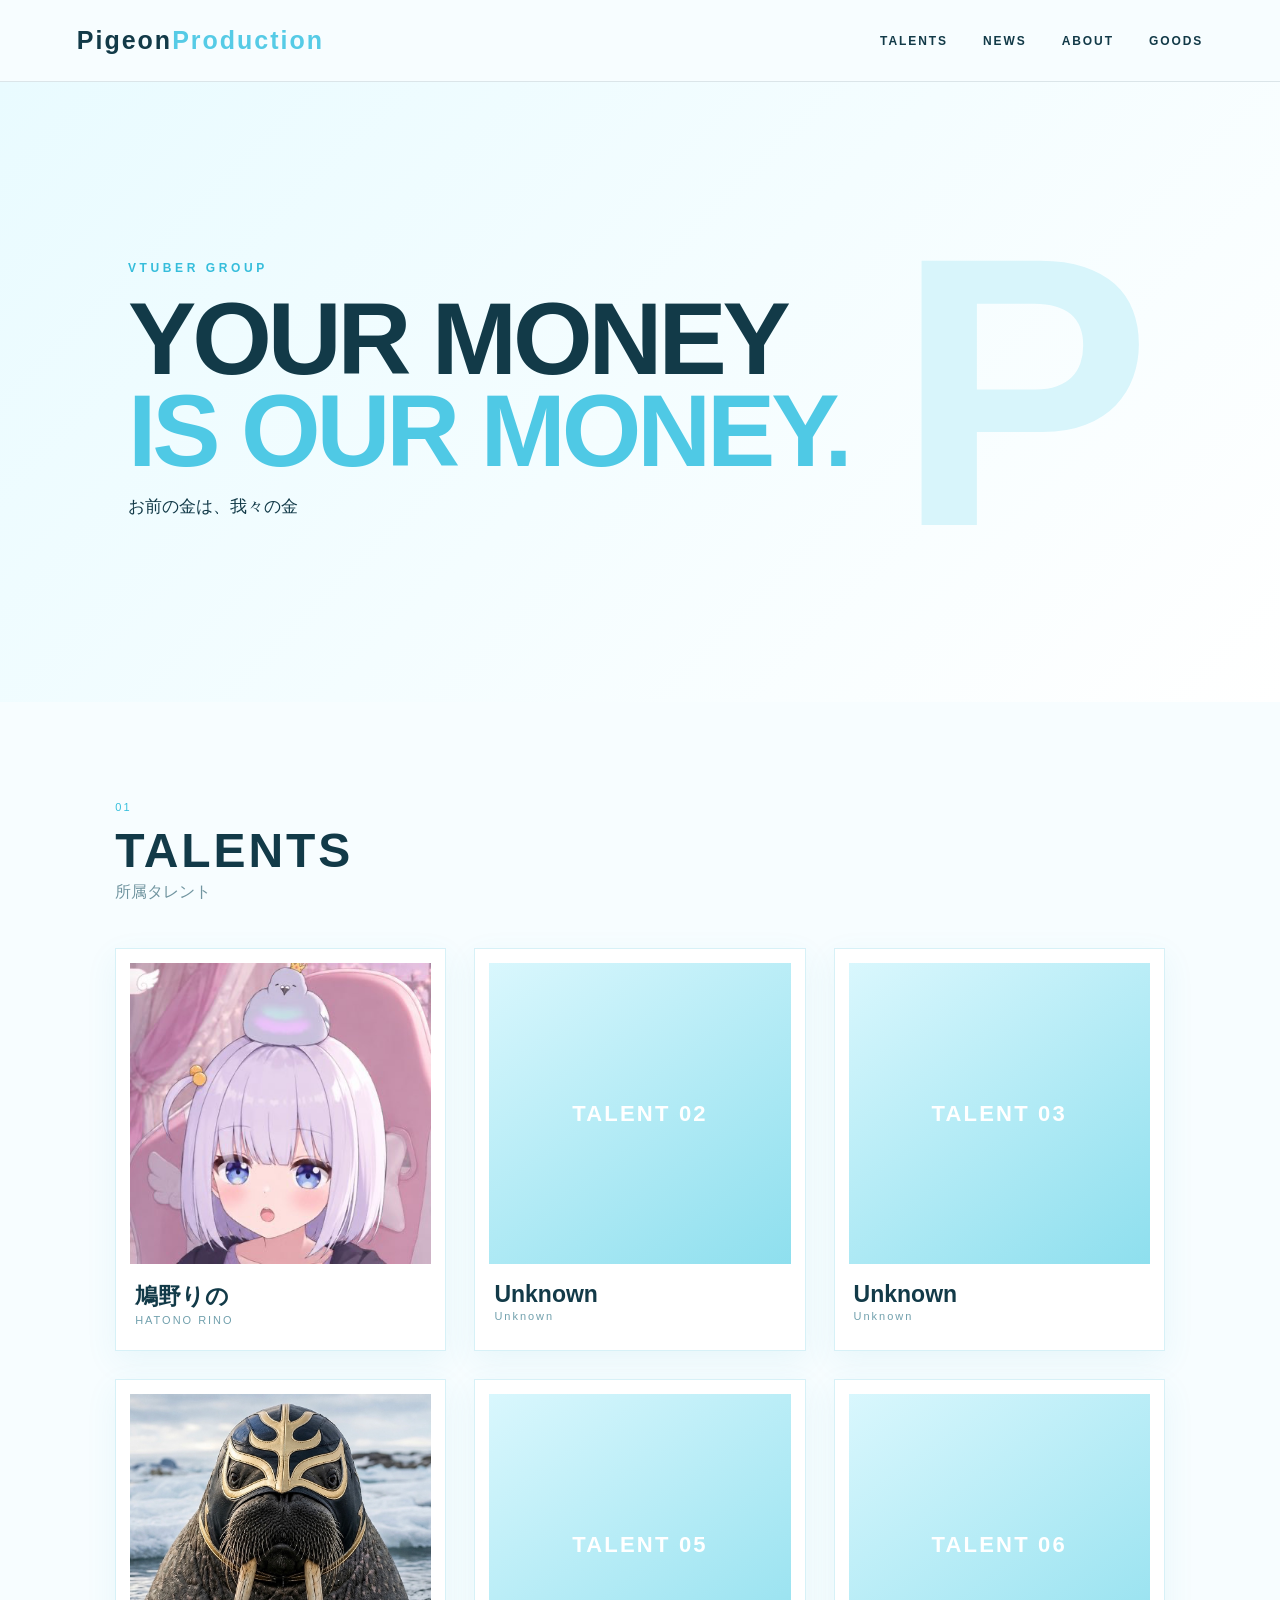
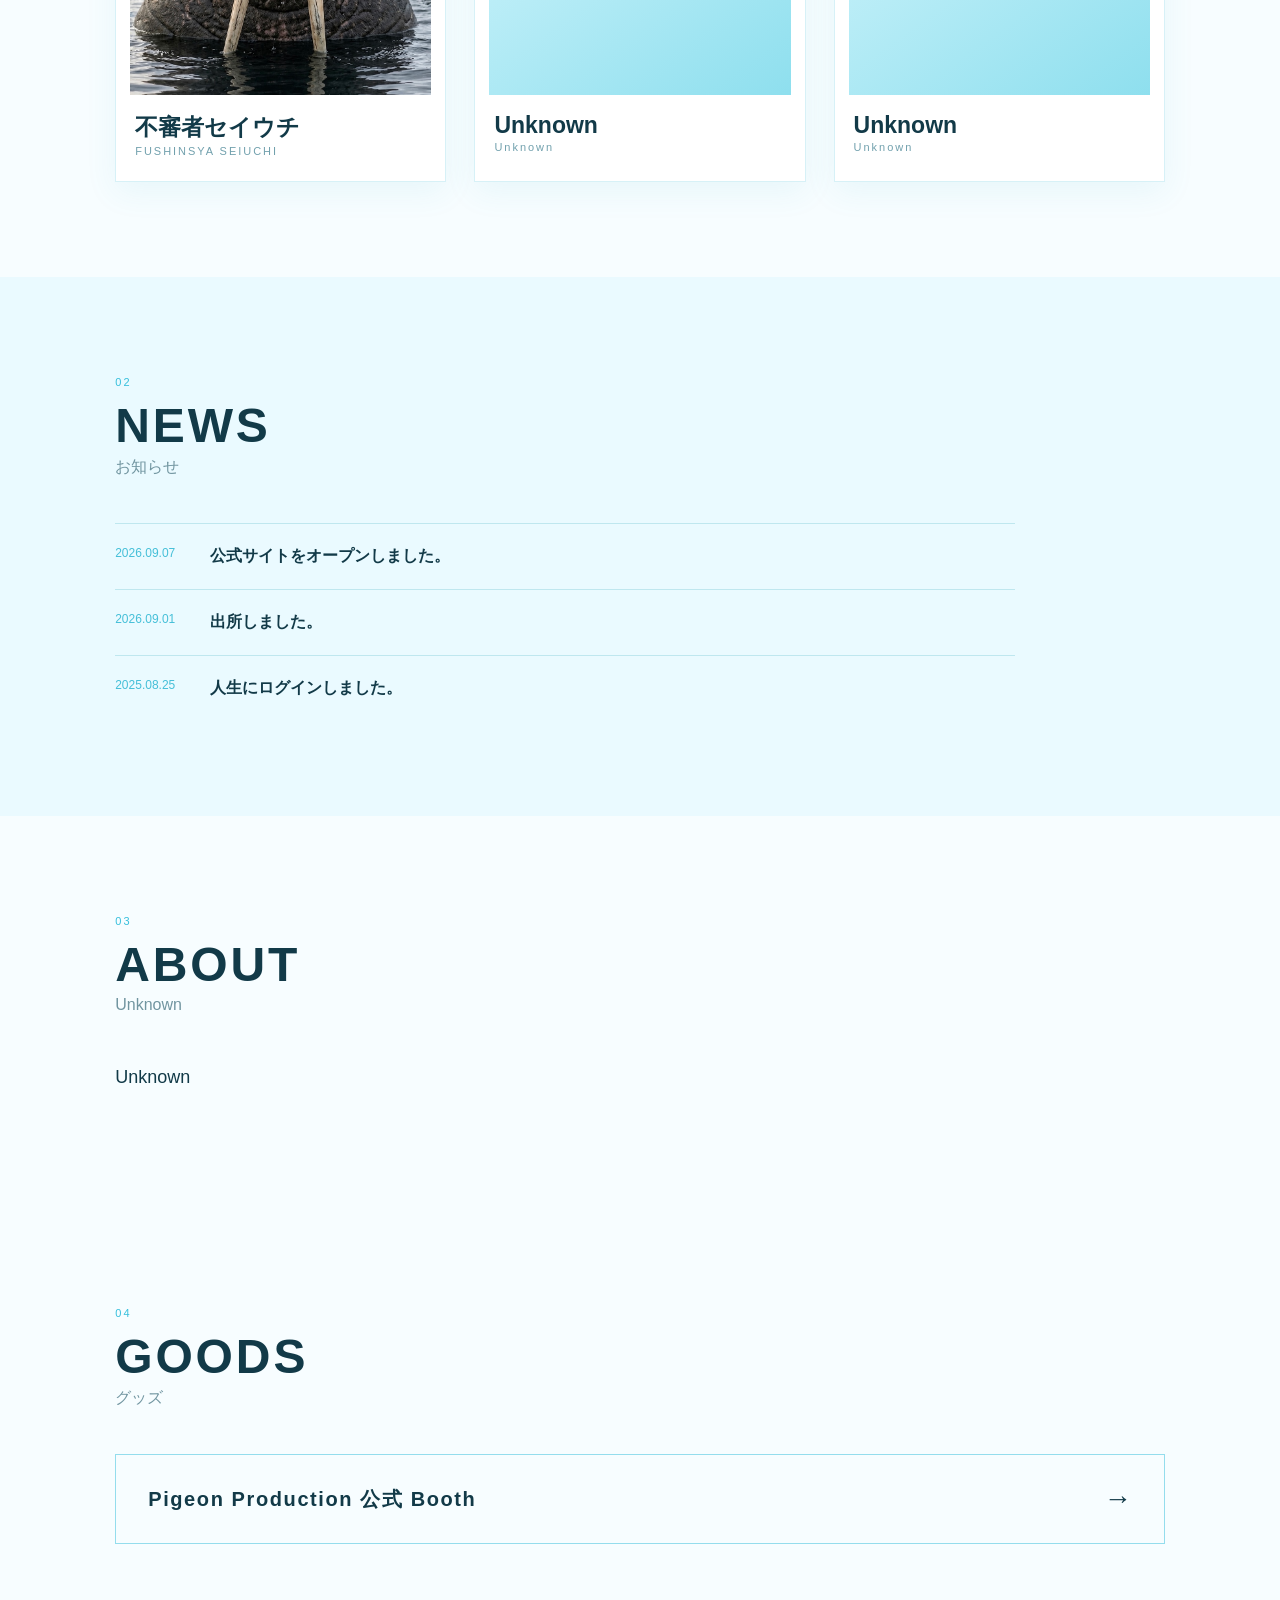
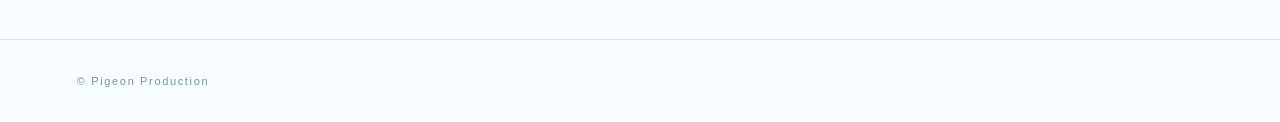
<file: index.html>
<!doctype html>
<html lang="ja">
<head>
<meta charset="utf-8">
<meta name="viewport" content="width=device-width,initial-scale=1">
<title>VTuber Group | HOME</title>
<link rel="stylesheet" href="style.css">
</head>
<body class="home">
<header class="site-header enter-top">
  <a class="logo" href="index.html">Pigeon<span>Production</span></a>
  <nav>
    <a href="#talents">TALENTS</a>
    <a href="#news">NEWS</a>
    <a href="#about">ABOUT</a>
    <a href="#goods">GOODS</a>
  </nav>
</header>

<main>
  <section class="hero">
    <div class="hero-copy enter-left">
      <p class="eyebrow">VTUBER GROUP</p>
      <h1>YOUR MONEY<br><em>IS OUR MONEY.</em></h1>
      <p class="lead">お前の金は、我々の金</p>
    </div>
    <div class="hero-mark enter-right">P</div>
  </section>

  <section id="talents" class="section talents-section">
    <div class="section-title enter-bottom">
      <span>01</span><h2>TALENTS</h2><p>所属タレント</p>
    </div>
    <div class="talent-grid">
      <a class="talent-card enter-left" href="talent.html?id=1"><div class="portrait"><img src="./assets/talent01.png" alt="鳩野りの"></div><h3>鳩野りの</h3><p>HATONO RINO</p></a>
      <a class="talent-card enter-bottom" href="talent.html?id=2"><div class="portrait">TALENT 02</div><h3>Unknown</h3><p>Unknown</p></a>
      <a class="talent-card enter-right" href="talent.html?id=3"><div class="portrait">TALENT 03</div><h3>Unknown</h3><p>Unknown</p></a>
      <a class="talent-card enter-left" href="talent.html?id=4"><div class="portrait"><img src="./assets/talent04.png" alt="不審者セイウチ"></div><h3>不審者セイウチ</h3><p>FUSHINSYA SEIUCHI</p></a>
      <a class="talent-card enter-bottom" href="talent.html?id=5"><div class="portrait">TALENT 05</div><h3>Unknown</h3><p>Unknown</p></a>
      <a class="talent-card enter-right" href="talent.html?id=6"><div class="portrait">TALENT 06</div><h3>Unknown</h3><p>Unknown</p></a>
    </div>
  </section>

  <section id="news" class="section news">
    <div class="section-title"><span>02</span><h2>NEWS</h2><p>お知らせ</p></div>
    <div class="news-list">
      <div><time>2026.09.07</time><b>公式サイトをオープンしました。</b></div>
      <div><time>2026.09.01</time><b>出所しました。</b></div>
      <div><time>2025.08.25</time><b>人生にログインしました。</b></div>
    </div>
  </section>

  <section id="about" class="section about">
    <div class="section-title"><span>03</span><h2>ABOUT</h2><p>Unknown</p></div>
    <p class="about-text">Unknown</p>
  </section>

  <section id="goods" class="goods section">
    <div class="section-title">
      <span>04</span>
      <h2>GOODS</h2>
      <p>グッズ</p>
    </div>
  
    <div class="goods-link">
      <a href="https://pigeonproduction.booth.pm/" target="_blank" rel="noopener">
        <span class="goods-name">Pigeon Production 公式 Booth</span>
        <span class="goods-arrow">→</span>
      </a>
    </div>
  </section>
  
</main>
<footer>© Pigeon Production</footer>
</body>
</html>
</file>
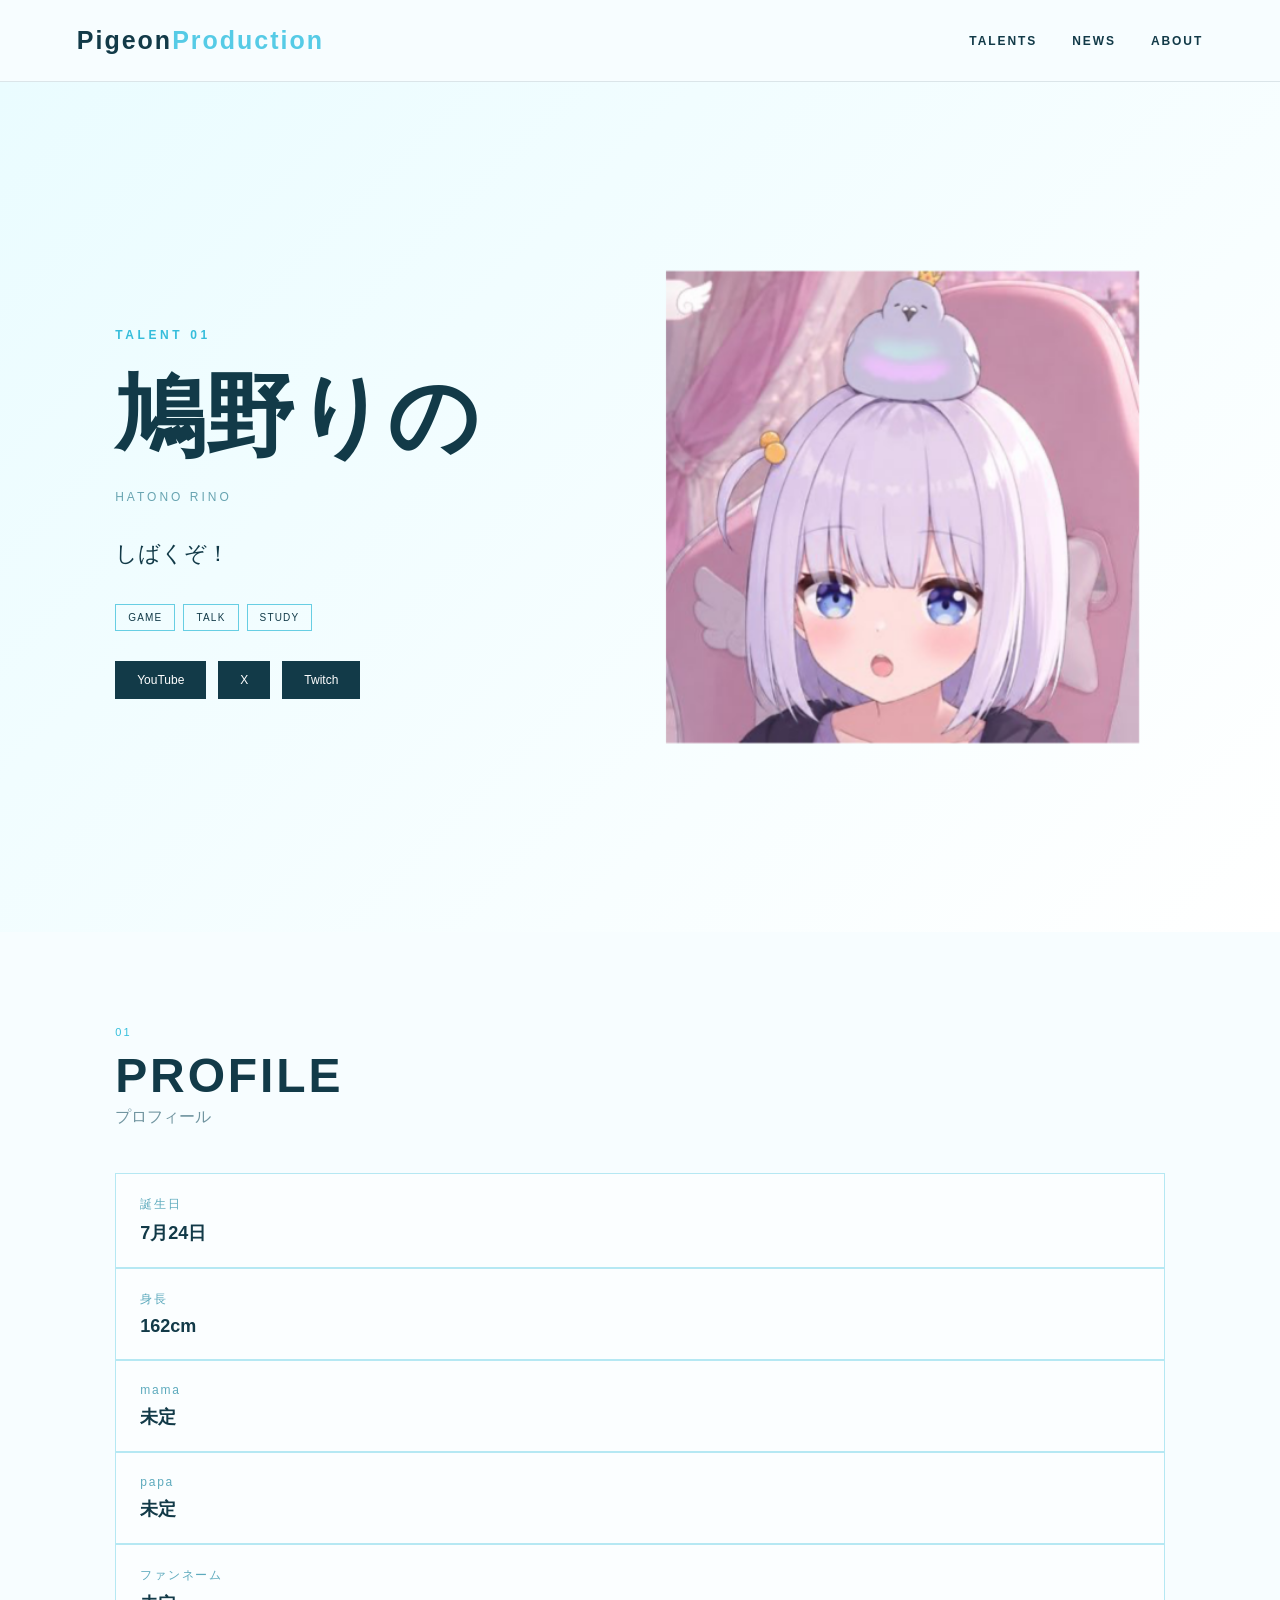
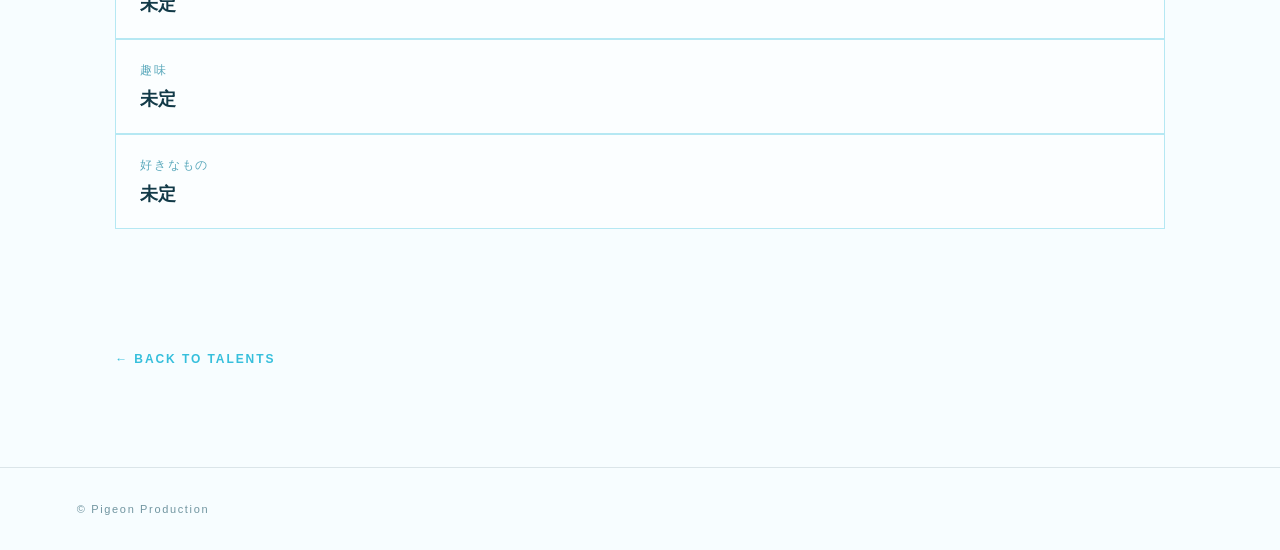
<file: talent.html>
<!doctype html>
<html lang="ja">
<head>
<meta charset="utf-8">
<meta name="viewport" content="width=device-width,initial-scale=1">
<title>Talent | Pigeon Production</title>
<link rel="stylesheet" href="style.css">
</head>
<body class="talent-page">
<header class="site-header enter-top">
  <a class="logo" href="index.html">Pigeon<span>Production</span></a>
  <nav><a href="index.html#talents">TALENTS</a><a href="index.html#news">NEWS</a><a href="index.html#about">ABOUT</a></nav>
</header>
<main id="profile"></main>
<footer>© Pigeon Production</footer>
<script>
const talents = {
  1:{name:"鳩野りの",en:"HATONO RINO",catch:"しばくぞ！",color:"lightbule",
  birthday:"7月24日",height:"162cm",mama:"未定",papa:"未定",fanname:"未定",hobby:"未定",favorite:"未定",tags:["GAME","TALK","STUDY"],
  youtube:"https://youtube.com/@hatono_rino",x:"https://x.com/@hatono_rino",twitch:"https://twitch.tv/hatono_rino"},
  2:{name:"Unknown",en:"Unknown",catch:"Nothing",color:"LUNA",tags:["SING","ASMR","CHAT"]},
  3:{name:"Unknown",en:"Unknown",catch:"Nothing",color:"MIRAI",tags:["GAME","PROJECT","TALK"]},
  4:{name:"不審者<br>セイウチ",en:"FUSHINSYA SEIUCHI",catch:"我々は中道ということですね？",color:"Dark",tags:["GAME","DRUG","ENGINEER"]},
  5:{name:"Unknown",en:"Unknown",catch:"Nothing",color:"KANADE",tags:["GAME","SING","READING"]},
  6:{name:"Unknown",en:"Unknown",catch:"Nothing",color:"NOA",tags:["CHAT","GAME","COLLAB"]}
};
const id = new URLSearchParams(location.search).get("id") || "1";
const t = talents[id] || talents[1];
document.title = `${t.name} | Pigeon Production`;
document.getElementById("profile").innerHTML = `
<section class="profile-hero">
  <div class="profile-copy enter-left">
    <p class="eyebrow">TALENT ${String(id).padStart(2,"0")}</p>
    <h1>${t.name}</h1><p class="profile-en">${t.en}</p>
    <p class="catch">${t.catch}</p>
    <div class="tags">${t.tags.map(x=>`<span>${x}</span>`).join("")}</div>
    <div class="socials">
    <a href="${t.youtube}" target="_blank">YouTube</a>
    <a href="${t.x}" target="_blank">X</a>
    <a href="${t.twitch}" target="_blank">Twitch</a>
</div>

  </div>
  <div class="profile-visual enter-right">
    <img class="talent-main-image" src="assets/talent${String(id).padStart(2,"0")}.png" alt="${t.name}">
</div>

</section>
<section class="profile-info">
  <div class="section-title">
    <span>01</span>
    <h2>PROFILE</h2>
    <p>プロフィール</p>
  </div>


  <div class="profile-details">

    <div class="profile-item">
      <span>誕生日</span>
      <strong>${t.birthday}</strong>
    </div>

    <div class="profile-item">
      <span>身長</span>
      <strong>${t.height}</strong>
    </div>

    <div class="profile-item">
      <span>mama</span>
      <strong>${t.mama}</strong>
    </div>

    <div class="profile-item">
      <span>papa</span>
      <strong>${t.papa}</strong>
    </div>

    <div class="profile-item">
      <span>ファンネーム</span>
      <strong>${t.fanname}</strong>
    </div>

    <div class="profile-item">
      <span>趣味</span>
      <strong>${t.hobby}</strong>
    </div>

    <div class="profile-item profile-item-wide">
      <span>好きなもの</span>
      <strong>${t.favorite}</strong>
    </div>

  </div>
</section>

</section>
<section class="profile-nav">
  <a href="index.html#talents">← BACK TO TALENTS</a>
</section>`;
</script>
</body>
</html>
</file>
<file: style.css>
*{box-sizing:border-box}html{scroll-behavior:smooth}body{margin:0;font-family:Arial,"Hiragino Kaku Gothic ProN",Meiryo,sans-serif;color:#123a48;background:#f7fdff;overflow-x:hidden}a{color:inherit;text-decoration:none}.site-header{height:82px;display:flex;align-items:center;justify-content:space-between;padding:0 6vw;border-bottom:1px solid rgba(18,58,72,.12);background:rgba(247,253,255,.92);backdrop-filter:blur(12px);position:relative;z-index:10}.logo{font-size:25px;font-weight:900;letter-spacing:.08em}.logo span{color:#56cbe6}.site-header nav{display:flex;gap:35px;font-size:12px;letter-spacing:.16em;font-weight:800}.site-header nav a:hover{color:#27b8d8}.hero{min-height:620px;display:flex;align-items:center;justify-content:space-between;padding:70px 10vw;position:relative;background:linear-gradient(135deg,#e9fbff,#fff)}.hero-copy{z-index:2}.eyebrow{font-size:12px;letter-spacing:.3em;font-weight:800;color:#35bddb}.hero h1{font-size:clamp(48px,8vw,110px);line-height:.9;margin:18px 0;color:#123a48;letter-spacing:-.04em}.hero h1 em{font-style:normal;color:#4fc9e5}.lead{font-size:17px}.hero-mark{font-size:30vw;font-weight:900;color:#d8f5fb;line-height:1;user-select:none}.section{padding:95px 9vw}.section-title{margin-bottom:45px}.section-title span{font-size:11px;letter-spacing:.2em;color:#36bfdc}.section-title h2{font-size:48px;margin:8px 0 4px;letter-spacing:.06em}.section-title p{margin:0;color:#7195a0}.talent-grid{display:grid;grid-template-columns:repeat(3,1fr);gap:28px}.talent-card{background:white;border:1px solid #d7f1f7;padding:14px;box-shadow:0 10px 30px rgba(49,166,193,.08);transition:.3s;cursor:pointer}.talent-card:hover{transform:translateY(-8px);box-shadow:0 18px 40px rgba(49,166,193,.18)}.portrait{aspect-ratio:1/1.12;background:linear-gradient(145deg,#d9f7fd,#8edfee);display:grid;place-items:center;color:white;font-size:22px;font-weight:900;letter-spacing:.1em}.talent-card h3{margin:17px 5px 2px;font-size:23px}.talent-card p{margin:0 5px 10px;font-size:11px;letter-spacing:.18em;color:#71a0ad}.news{background:#eafaff}.news-list{max-width:900px}.news-list div{padding:22px 0;border-top:1px solid #bfe7ef;display:flex;gap:35px}.news-list time{font-size:12px;color:#45bfd8}.about-text,.profile-bio{max-width:760px;font-size:18px;line-height:2}.profile-hero{min-height:700px;display:grid;grid-template-columns:1fr 1fr;align-items:center;padding:75px 9vw;background:linear-gradient(135deg,#eafcff,#fff)}.profile-copy h1{font-size:clamp(48px,7vw,92px);margin:15px 0 0}.profile-en{letter-spacing:.25em;color:#68a4b1;font-size:12px}.catch{font-size:22px;margin:35px 0}.tags{display:flex;gap:8px;flex-wrap:wrap}.tags span{border:1px solid #67cee3;padding:7px 12px;font-size:10px;letter-spacing:.12em}.socials{display:flex;gap:12px;margin-top:30px}.socials a{background:#123a48;color:white;padding:12px 22px;font-size:12px}.profile-visual{display:flex;justify-content:center}.big-placeholder{width:min(480px,80%);aspect-ratio:3/4;border-radius:40% 40% 12% 12%;background:linear-gradient(160deg,#b9f0fa,#58cbe3);display:grid;place-items:center;color:white;font-size:34px;font-weight:900;letter-spacing:.12em;box-shadow:0 30px 70px rgba(45,181,211,.2)}.profile-info{padding:90px 9vw}.profile-nav{padding:30px 9vw 100px}.profile-nav a{font-size:12px;letter-spacing:.16em;font-weight:800;color:#36bfdc}footer{padding:35px 6vw;border-top:1px solid rgba(18,58,72,.12);font-size:11px;letter-spacing:.15em;color:#7195a0}
@keyframes fromTop{from{opacity:0;transform:translateY(-110vh)}to{opacity:1;transform:none}}@keyframes fromBottom{from{opacity:0;transform:translateY(110vh)}to{opacity:1;transform:none}}@keyframes fromLeft{from{opacity:0;transform:translateX(-110vw)}to{opacity:1;transform:none}}@keyframes fromRight{from{opacity:0;transform:translateX(110vw)}to{opacity:1;transform:none}}.enter-top{animation:fromTop 1s cubic-bezier(.2,.8,.2,1) both}.enter-left{animation:fromLeft 1.05s cubic-bezier(.2,.8,.2,1) both}.enter-right{animation:fromRight 1.05s cubic-bezier(.2,.8,.2,1) both}.enter-bottom{animation:fromBottom 1.05s cubic-bezier(.2,.8,.2,1) both}.talent-grid .talent-card:nth-child(2),.talent-grid .talent-card:nth-child(5){animation-delay:.12s}.talent-grid .talent-card:nth-child(3),.talent-grid .talent-card:nth-child(6){animation-delay:.22s}@media(max-width:800px){.site-header{height:70px;padding:0 5vw}.site-header nav{gap:12px;font-size:9px}.hero{min-height:560px;padding:55px 8vw}.hero-mark{position:absolute;right:5vw;bottom:20px;font-size:55vw}.talent-grid{grid-template-columns:1fr 1fr;gap:14px}.section{padding:70px 6vw}.section-title h2{font-size:38px}.profile-hero{grid-template-columns:1fr;padding:65px 7vw}.profile-visual{order:-1;margin-bottom:35px}.big-placeholder{width:65%}.profile-copy h1{font-size:54px}.news-list div{display:block}.news-list b{display:block;margin-top:8px}}@media(max-width:500px){.talent-grid{grid-template-columns:1fr}.site-header nav{display:none}.hero h1{font-size:54px}}
.portrait img {
    width: 100%;
    height: 100%;
    object-fit: contain;
    display: block;
}.portrait {
    aspect-ratio: 1 / 1;
    overflow: hidden;
}

/* ===== タレントページ レイアウト修正 ===== */

.profile-hero {
    display: grid !important;
    grid-template-columns: 50% 50% !important;
    align-items: center !important;
    min-height: 700px !important;
}

.profile-copy {
    grid-column: 1 !important;
    grid-row: 1 !important;
}

.profile-visual {
    grid-column: 2 !important;
    grid-row: 1 !important;
    display: flex !important;
    justify-content: center !important;
    align-items: center !important;
    height: 700px !important;
}

.talent-main-image {
    width: 500px !important;
    max-width: 90% !important;
    height: 650px !important;
    object-fit: contain !important;
    display: block !important;
}

あ

.profile-details {
    display: grid;
    grid-template-columns: 1fr 1fr;
    gap: 16px;
    margin-top: 40px;
}

.profile-item {
    padding: 22px 24px;
    border: 1px solid rgba(50, 190, 220, 0.35);
    background: rgba(255, 255, 255, 0.45);
}

.profile-item span {
    display: block;
    font-size: 12px;
    letter-spacing: 0.15em;
    color: #5daabd;
    margin-bottom: 8px;
}

.profile-item strong {
    display: block;
    font-size: 18px;
    font-weight: 600;
}

.profile-item-wide {
    grid-column: 1 / -1;
}

あ

.goods-section {
    padding: 100px 8%;
}

.goods-link {
    margin-top: 40px;
}

.goods-link a {
    display: flex;
    align-items: center;
    justify-content: space-between;
    padding: 28px 32px;
    border: 1px solid rgba(50, 190, 220, 0.5);
    text-decoration: none;
    color: inherit;
    transition: 0.3s;
}

.goods-link a:hover {
    transform: translateY(-3px);
    border-color: #32bedc;
}

.goods-name {
    font-size: 20px;
    font-weight: 600;
    letter-spacing: 0.08em;
}

.goods-arrow {
    font-size: 28px;
}
</file>
